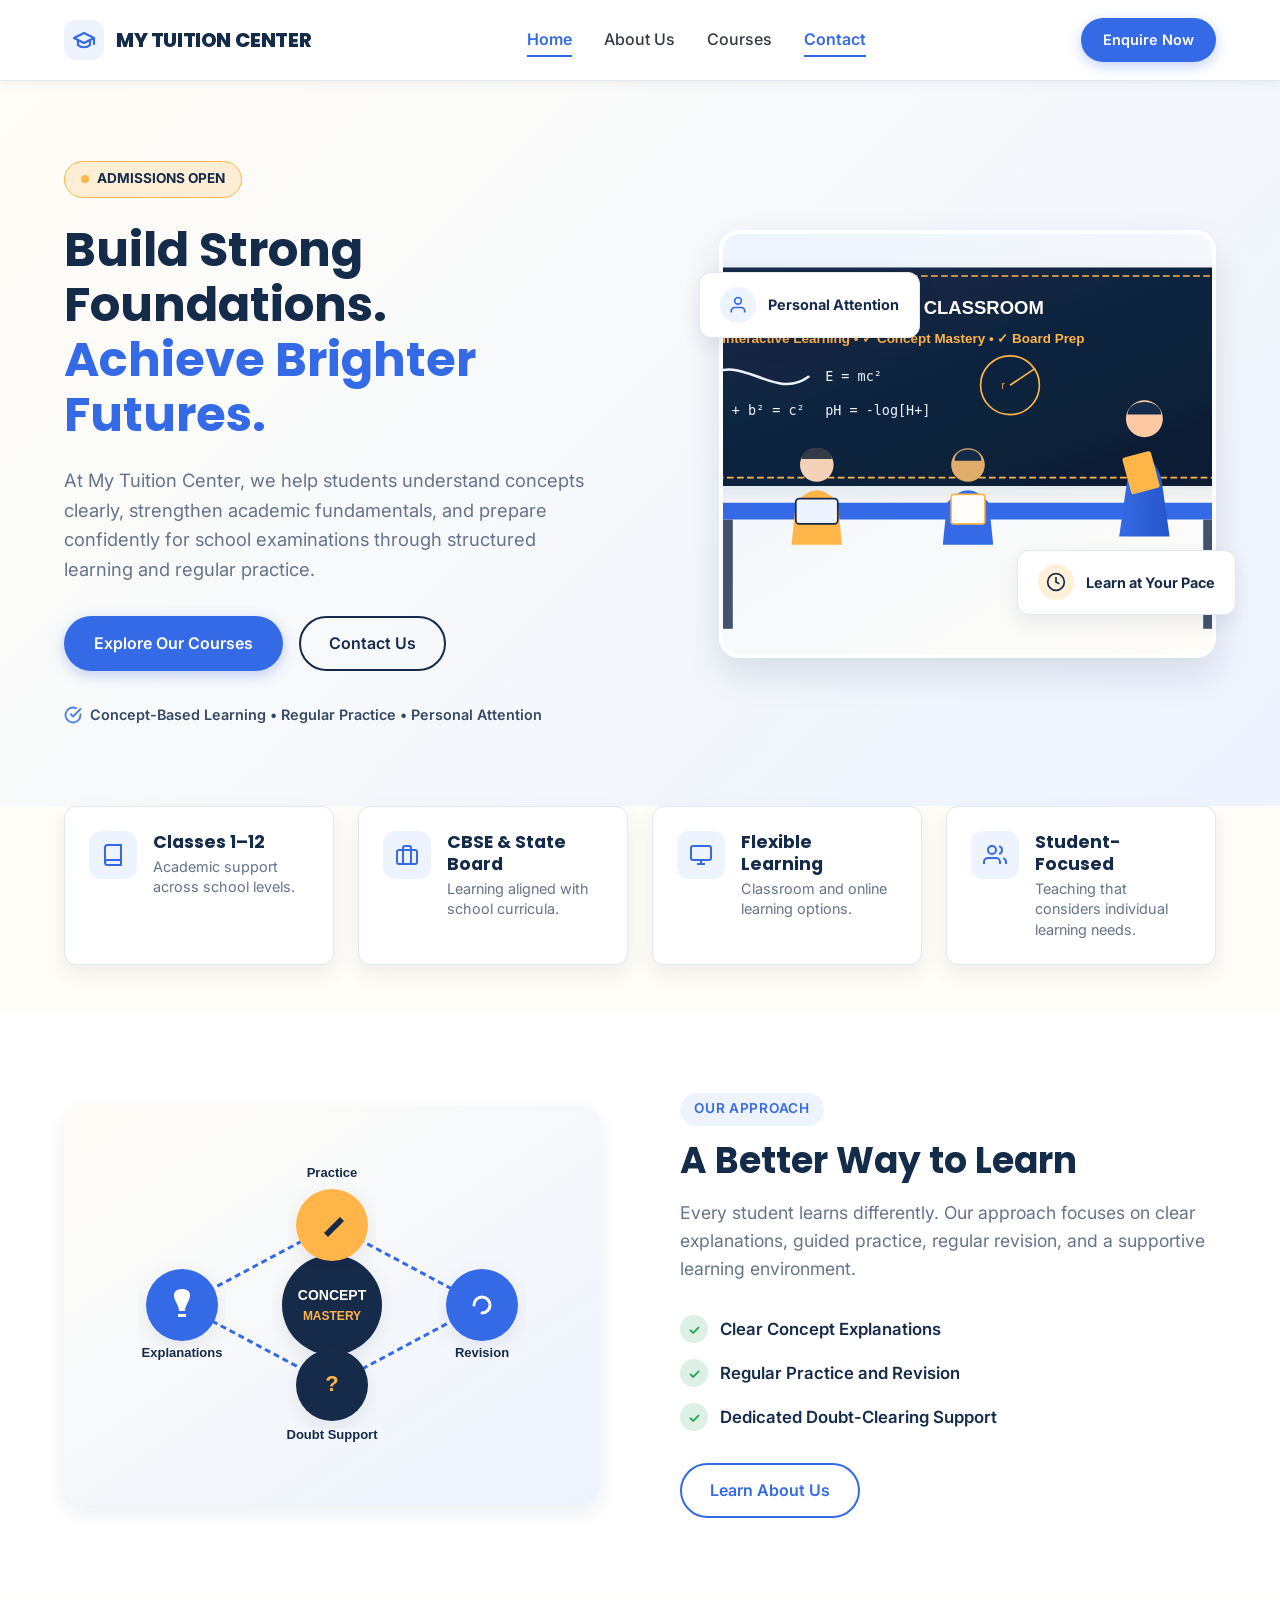
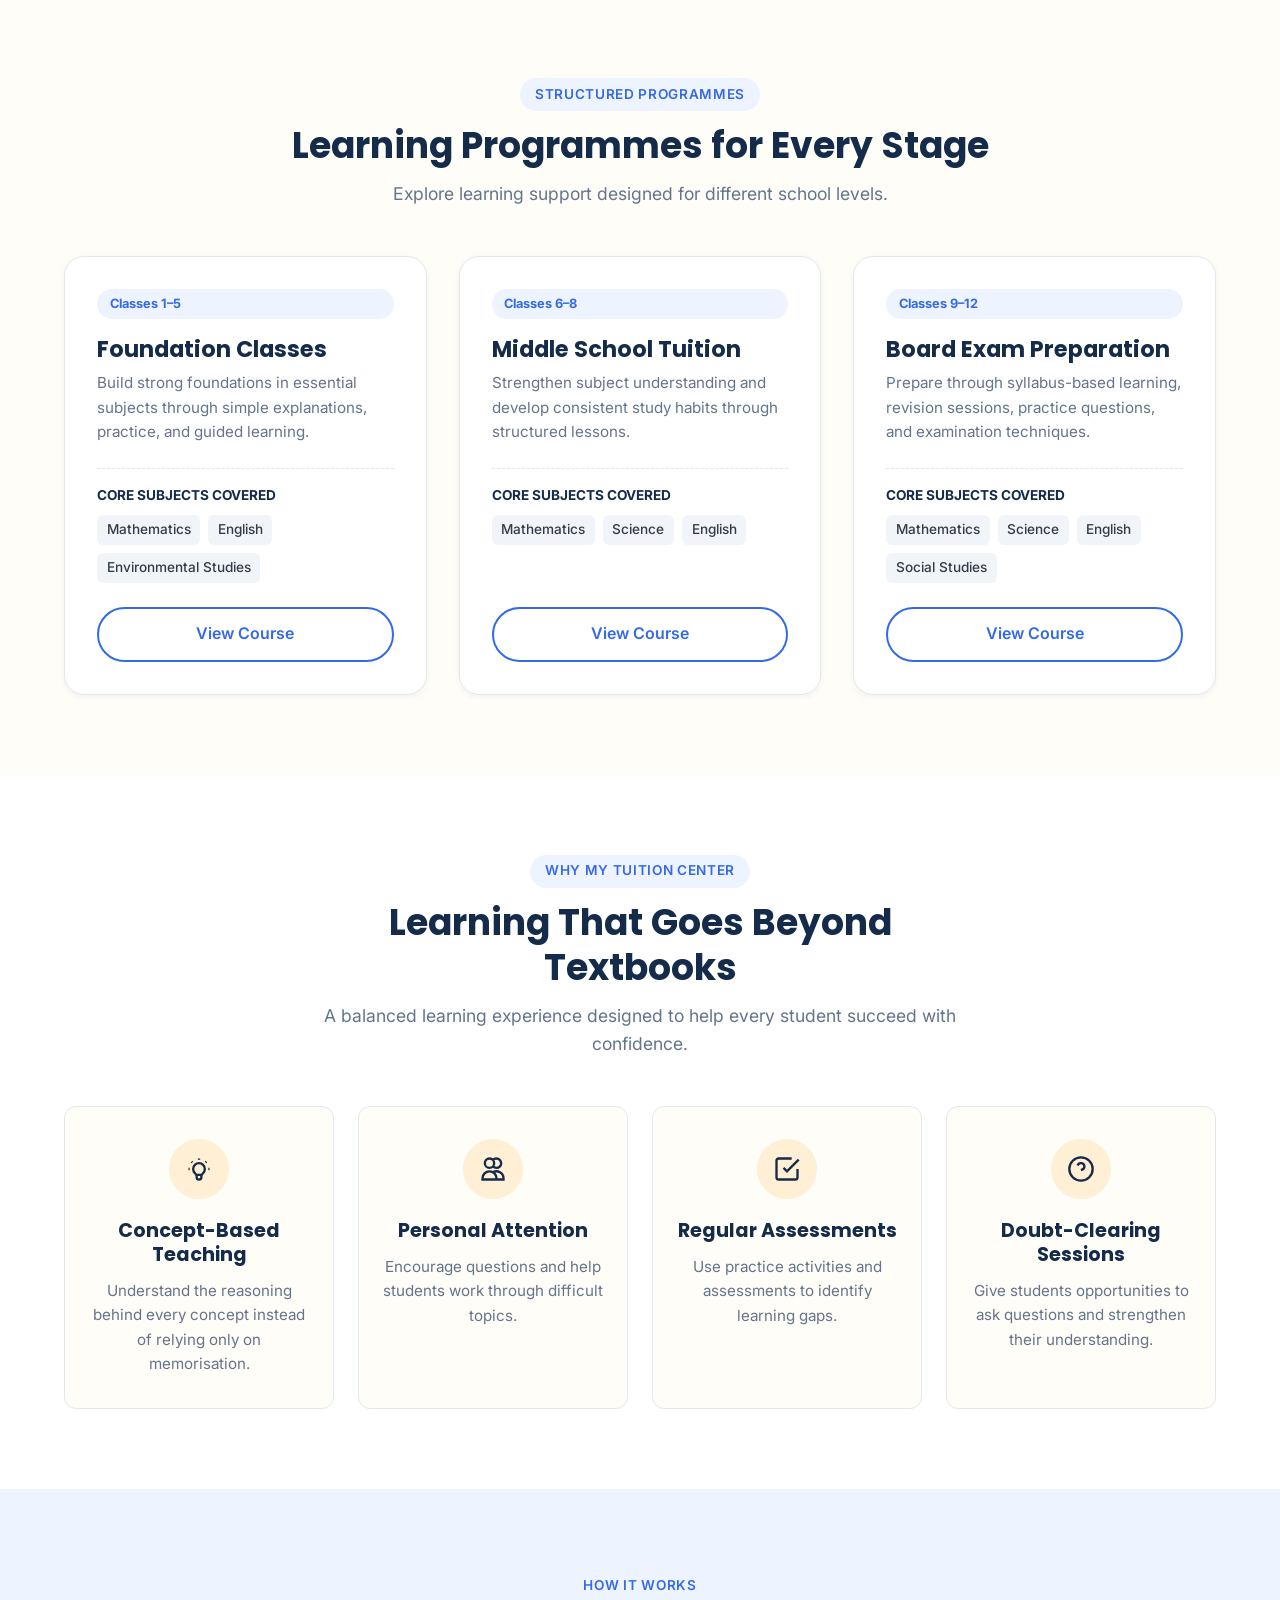
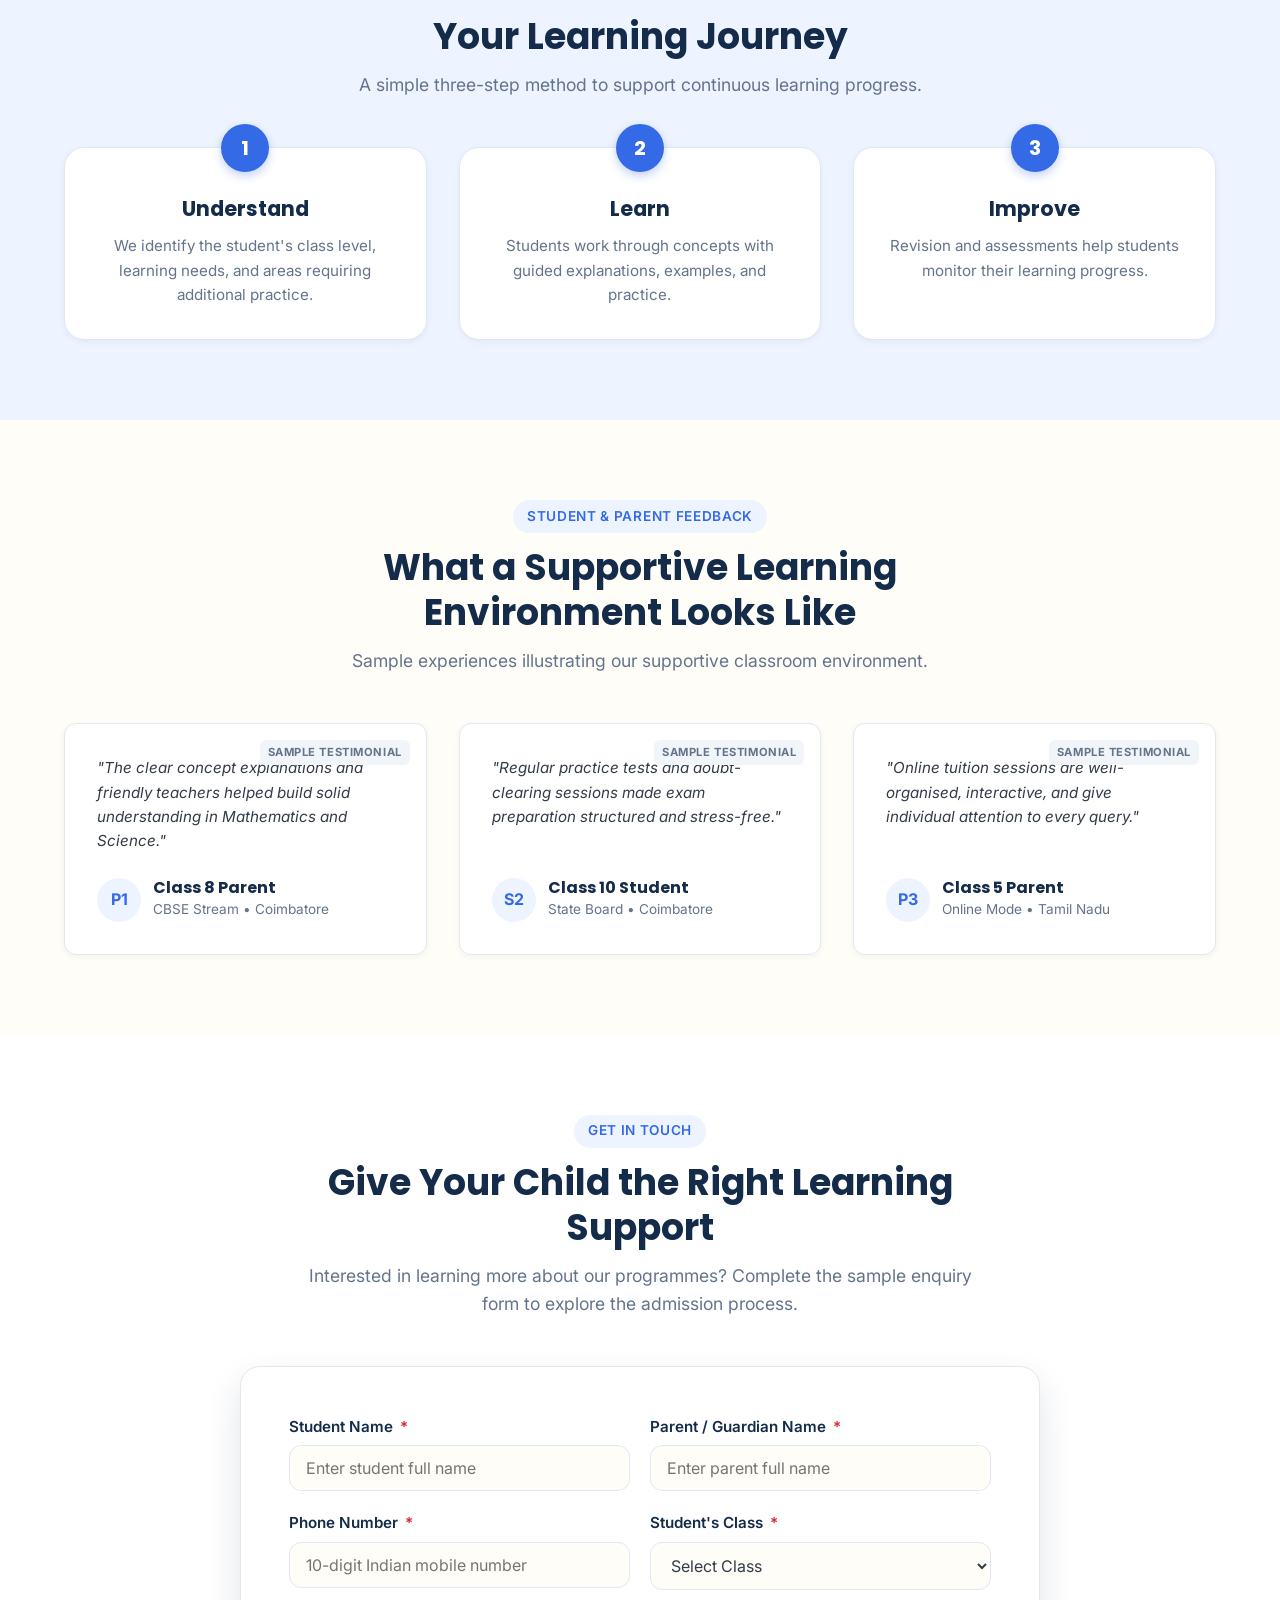
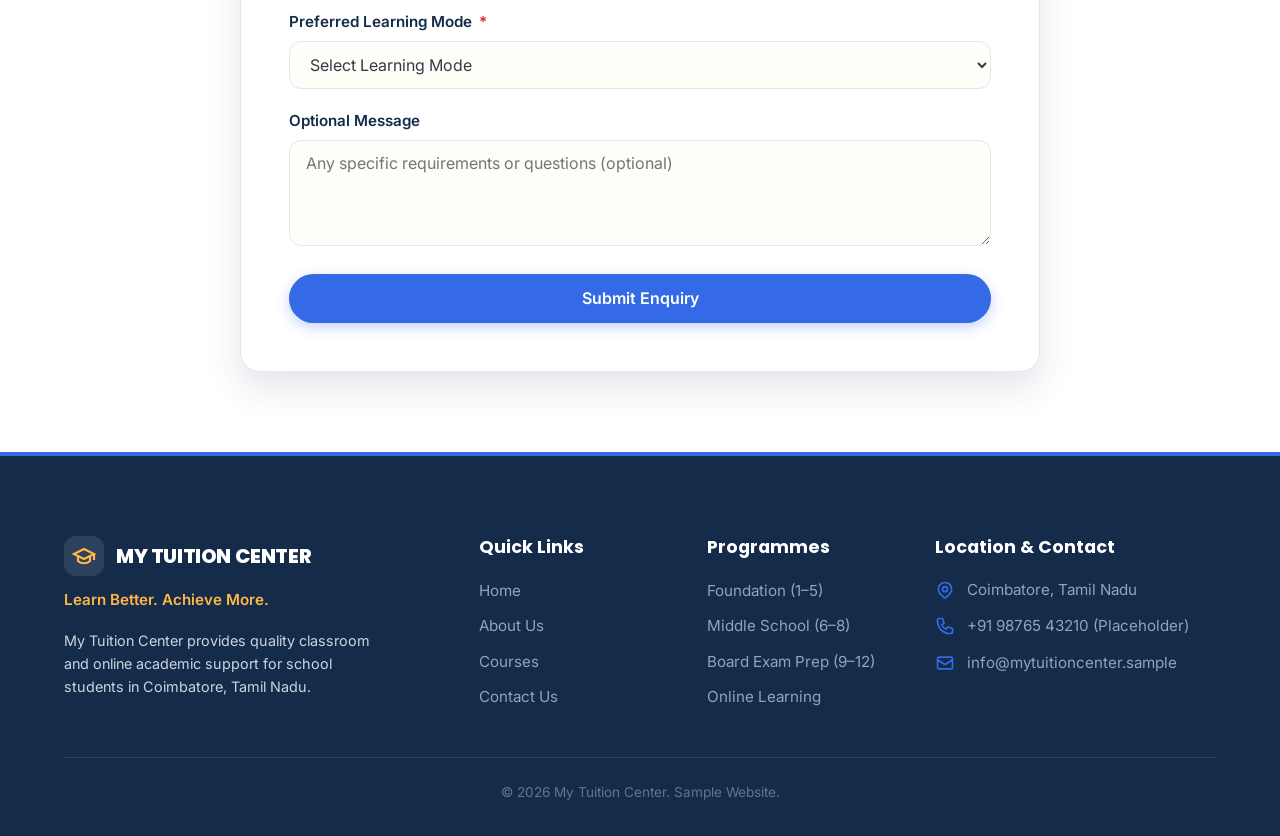
<file: index.html>
<!DOCTYPE html>
<html lang="en">
<head>
  <meta charset="UTF-8">
  <meta name="viewport" content="width=device-width, initial-scale=1.0">
  <title>My Tuition Center — Learn Better. Achieve More.</title>
  <meta name="description" content="Quality classroom and online tuition for Classes 1 to 12 (CBSE & State Board) in Coimbatore, Tamil Nadu. Building strong foundations and bright futures.">

  <!-- Google Fonts: Poppins & Inter -->
  <link rel="preconnect" href="https://fonts.googleapis.com">
  <link rel="preconnect" href="https://fonts.gstatic.com" crossorigin>
  <link href="https://fonts.googleapis.com/css2?family=Inter:wght@400;500;600;700&family=Poppins:wght@600;700;800&display=swap" rel="stylesheet">

  <!-- Stylesheet -->
  <link rel="stylesheet" href="css/style.css">
</head>
<body>

  <!-- ==========================================================================
       SECTION 1 — NAVIGATION BAR
       ========================================================================== -->
  <header class="navbar">
    <div class="container">
      <!-- Logo & Graduation Cap Icon -->
      <a href="index.html" class="logo" aria-label="My Tuition Center Home">
        <div class="logo-icon">
          <svg xmlns="http://www.w3.org/2000/svg" width="24" height="24" viewBox="0 0 24 24" fill="none" stroke="currentColor" stroke-width="2.2" stroke-linecap="round" stroke-linejoin="round">
            <path d="M22 10v6M2 10l10-5 10 5-10 5z"/>
            <path d="M6 12v5c3 3 9 3 12 0v-5"/>
          </svg>
        </div>
        <span>MY TUITION CENTER</span>
      </a>

      <!-- Navigation Links -->
      <nav aria-label="Main Navigation">
        <ul class="nav-menu" id="nav-menu">
          <li><a href="index.html" class="nav-link active">Home</a></li>
          <li><a href="about.html" class="nav-link">About Us</a></li>
          <li><a href="courses.html" class="nav-link">Courses</a></li>
          <li><a href="index.html#contact" class="nav-link">Contact</a></li>
          <li class="mobile-enquire-btn">
            <a href="index.html#contact" class="btn btn-primary btn-sm">Enquire Now</a>
          </li>
        </ul>
      </nav>

      <!-- Desktop Enquire Button & Mobile Menu Toggle -->
      <div class="nav-actions">
        <a href="index.html#contact" class="btn btn-primary btn-sm">Enquire Now</a>
        <button class="mobile-toggle" id="mobile-toggle" aria-expanded="false" aria-controls="nav-menu" aria-label="Toggle navigation menu">
          <svg xmlns="http://www.w3.org/2000/svg" width="24" height="24" viewBox="0 0 24 24" fill="none" stroke="currentColor" stroke-width="2" stroke-linecap="round" stroke-linejoin="round">
            <line x1="3" y1="12" x2="21" y2="12"></line>
            <line x1="3" y1="6" x2="21" y2="6"></line>
            <line x1="3" y1="18" x2="21" y2="18"></line>
          </svg>
        </button>
      </div>
    </div>
  </header>

  <!-- ==========================================================================
       SECTION 2 — HERO SECTION
       ========================================================================== -->
  <section class="hero">
    <div class="container">
      <div class="hero-grid">
        <!-- Left Column: Text & CTAs -->
        <div class="hero-content">
          <div class="hero-badge">ADMISSIONS OPEN</div>
          <h1 class="hero-title">
            Build Strong Foundations. <br><span class="text-accent">Achieve Brighter Futures.</span>
          </h1>
          <p class="hero-description">
            At My Tuition Center, we help students understand concepts clearly, strengthen academic fundamentals, and prepare confidently for school examinations through structured learning and regular practice.
          </p>
          <div class="hero-buttons">
            <a href="courses.html" class="btn btn-primary">Explore Our Courses</a>
            <a href="#contact" class="btn btn-secondary">Contact Us</a>
          </div>
          <div class="hero-trust">
            <svg xmlns="http://www.w3.org/2000/svg" width="18" height="18" viewBox="0 0 24 24" fill="none" stroke="#356AE6" stroke-width="2.5" stroke-linecap="round" stroke-linejoin="round">
              <path d="M22 11.08V12a10 10 0 1 1-5.93-9.14"></path>
              <polyline points="22 4 12 14.01 9 11.01"></polyline>
            </svg>
            <span>Concept-Based Learning • Regular Practice • Personal Attention</span>
          </div>
        </div>

        <!-- Right Column: Educational Photograph & Floating Cards -->
        <div class="hero-media-wrapper">
          <div class="hero-image-container">
            <img src="https://images.unsplash.com/photo-1577896851231-70ef18881754?auto=format&fit=crop&w=800&q=80"
                 onerror="this.src='assets/images/hero-students.svg'"
                 alt="Students studying comfortably with a dedicated teacher in a bright tuition classroom"
                 class="hero-image">
          </div>
          <!-- Floating Card 1 -->
          <div class="floating-card floating-card-1">
            <div class="floating-icon">
              <svg xmlns="http://www.w3.org/2000/svg" width="20" height="20" viewBox="0 0 24 24" fill="none" stroke="currentColor" stroke-width="2">
                <path d="M20 21v-2a4 4 0 0 0-4-4H8a4 4 0 0 0-4 4v2"></path>
                <circle cx="12" cy="7" r="4"></circle>
              </svg>
            </div>
            <div class="floating-text">Personal Attention</div>
          </div>
          <!-- Floating Card 2 -->
          <div class="floating-card floating-card-2">
            <div class="floating-icon">
              <svg xmlns="http://www.w3.org/2000/svg" width="20" height="20" viewBox="0 0 24 24" fill="none" stroke="currentColor" stroke-width="2">
                <circle cx="12" cy="12" r="10"></circle>
                <polyline points="12 6 12 12 16 14"></polyline>
              </svg>
            </div>
            <div class="floating-text">Learn at Your Pace</div>
          </div>
        </div>
      </div>
    </div>
  </section>

  <!-- ==========================================================================
       SECTION 3 — QUICK INFORMATION CARDS
       ========================================================================== -->
  <section class="quick-info">
    <div class="container">
      <div class="quick-info-grid">
        <!-- Card 1 -->
        <div class="info-card">
          <div class="info-icon-box">
            <svg xmlns="http://www.w3.org/2000/svg" width="24" height="24" viewBox="0 0 24 24" fill="none" stroke="currentColor" stroke-width="2">
              <path d="M4 19.5A2.5 2.5 0 0 1 6.5 17H20"></path>
              <path d="M6.5 2H20v20H6.5A2.5 2.5 0 0 1 4 19.5v-15A2.5 2.5 0 0 1 6.5 2z"></path>
            </svg>
          </div>
          <div>
            <h3>Classes 1–12</h3>
            <p>Academic support across school levels.</p>
          </div>
        </div>

        <!-- Card 2 -->
        <div class="info-card">
          <div class="info-icon-box">
            <svg xmlns="http://www.w3.org/2000/svg" width="24" height="24" viewBox="0 0 24 24" fill="none" stroke="currentColor" stroke-width="2">
              <rect x="2" y="7" width="20" height="14" rx="2" ry="2"></rect>
              <path d="M16 21V5a2 2 0 0 0-2-2h-4a2 2 0 0 0-2 2v16"></path>
            </svg>
          </div>
          <div>
            <h3>CBSE &amp; State Board</h3>
            <p>Learning aligned with school curricula.</p>
          </div>
        </div>

        <!-- Card 3 -->
        <div class="info-card">
          <div class="info-icon-box">
            <svg xmlns="http://www.w3.org/2000/svg" width="24" height="24" viewBox="0 0 24 24" fill="none" stroke="currentColor" stroke-width="2">
              <rect x="2" y="3" width="20" height="14" rx="2" ry="2"></rect>
              <line x1="8" y1="21" x2="16" y2="21"></line>
              <line x1="12" y1="17" x2="12" y2="21"></line>
            </svg>
          </div>
          <div>
            <h3>Flexible Learning</h3>
            <p>Classroom and online learning options.</p>
          </div>
        </div>

        <!-- Card 4 -->
        <div class="info-card">
          <div class="info-icon-box">
            <svg xmlns="http://www.w3.org/2000/svg" width="24" height="24" viewBox="0 0 24 24" fill="none" stroke="currentColor" stroke-width="2">
              <path d="M17 21v-2a4 4 0 0 0-4-4H5a4 4 0 0 0-4 4v2"></path>
              <circle cx="9" cy="7" r="4"></circle>
              <path d="M23 21v-2a4 4 0 0 0-3-3.87"></path>
              <path d="M16 3.13a4 4 0 0 1 0 7.75"></path>
            </svg>
          </div>
          <div>
            <h3>Student-Focused</h3>
            <p>Teaching that considers individual learning needs.</p>
          </div>
        </div>
      </div>
    </div>
  </section>

  <!-- ==========================================================================
       SECTION 4 — INTRODUCTION
       ========================================================================== -->
  <section class="intro-section">
    <div class="container">
      <div class="intro-grid">
        <!-- Left: Image -->
        <div class="intro-media">
          <img src="https://images.unsplash.com/photo-1524178232363-1fb2b075b655?auto=format&fit=crop&w=800&q=80"
               onerror="this.src='assets/images/intro-learning.svg'"
               alt="Interactive teaching session focusing on clear concept explanations"
               class="intro-image">
        </div>

        <!-- Right: Text Content -->
        <div class="intro-content">
          <span class="section-tag">OUR APPROACH</span>
          <h2>A Better Way to Learn</h2>
          <p class="intro-lead">
            Every student learns differently. Our approach focuses on clear explanations, guided practice, regular revision, and a supportive learning environment.
          </p>

          <ul class="benefits-list">
            <li class="benefit-item">
              <div class="benefit-icon">✓</div>
              <span>Clear Concept Explanations</span>
            </li>
            <li class="benefit-item">
              <div class="benefit-icon">✓</div>
              <span>Regular Practice and Revision</span>
            </li>
            <li class="benefit-item">
              <div class="benefit-icon">✓</div>
              <span>Dedicated Doubt-Clearing Support</span>
            </li>
          </ul>

          <a href="about.html" class="btn btn-outline">Learn About Us</a>
        </div>
      </div>
    </div>
  </section>

  <!-- ==========================================================================
       SECTION 5 — POPULAR COURSES
       ========================================================================== -->
  <section class="courses-section">
    <div class="container">
      <div class="section-header">
        <span class="section-tag">STRUCTURED PROGRAMMES</span>
        <h2>Learning Programmes for Every Stage</h2>
        <p>Explore learning support designed for different school levels.</p>
      </div>

      <div class="courses-grid">
        <!-- CARD 1 -->
        <div class="course-card">
          <div>
            <div class="course-badge">Classes 1–5</div>
            <h3>Foundation Classes</h3>
            <p class="course-desc">Build strong foundations in essential subjects through simple explanations, practice, and guided learning.</p>
            <div class="course-subjects">
              <div class="course-subjects-title">Core Subjects Covered</div>
              <div class="subject-tags">
                <span class="subject-tag">Mathematics</span>
                <span class="subject-tag">English</span>
                <span class="subject-tag">Environmental Studies</span>
              </div>
            </div>
          </div>
          <a href="courses.html" class="btn btn-outline btn-block">View Course</a>
        </div>

        <!-- CARD 2 -->
        <div class="course-card">
          <div>
            <div class="course-badge">Classes 6–8</div>
            <h3>Middle School Tuition</h3>
            <p class="course-desc">Strengthen subject understanding and develop consistent study habits through structured lessons.</p>
            <div class="course-subjects">
              <div class="course-subjects-title">Core Subjects Covered</div>
              <div class="subject-tags">
                <span class="subject-tag">Mathematics</span>
                <span class="subject-tag">Science</span>
                <span class="subject-tag">English</span>
              </div>
            </div>
          </div>
          <a href="courses.html" class="btn btn-outline btn-block">View Course</a>
        </div>

        <!-- CARD 3 -->
        <div class="course-card">
          <div>
            <div class="course-badge">Classes 9–12</div>
            <h3>Board Exam Preparation</h3>
            <p class="course-desc">Prepare through syllabus-based learning, revision sessions, practice questions, and examination techniques.</p>
            <div class="course-subjects">
              <div class="course-subjects-title">Core Subjects Covered</div>
              <div class="subject-tags">
                <span class="subject-tag">Mathematics</span>
                <span class="subject-tag">Science</span>
                <span class="subject-tag">English</span>
                <span class="subject-tag">Social Studies</span>
              </div>
            </div>
          </div>
          <a href="courses.html" class="btn btn-outline btn-block">View Course</a>
        </div>
      </div>
    </div>
  </section>

  <!-- ==========================================================================
       SECTION 6 — WHY CHOOSE US
       ========================================================================== -->
  <section class="features-section">
    <div class="container">
      <div class="section-header">
        <span class="section-tag">WHY MY TUITION CENTER</span>
        <h2>Learning That Goes Beyond Textbooks</h2>
        <p>A balanced learning experience designed to help every student succeed with confidence.</p>
      </div>

      <div class="features-grid">
        <!-- Feature 1 -->
        <div class="feature-card">
          <div class="feature-icon">
            <svg xmlns="http://www.w3.org/2000/svg" width="28" height="28" viewBox="0 0 24 24" fill="none" stroke="currentColor" stroke-width="2">
              <path d="M9.663 17h4.673M12 3v1m6.364 1.636l-.707.707M21 12h-1M4 12H3m3.343-5.657l-.707-.707m2.828 9.9a5 5 0 1 1 7.072 0l-.548.547A3.374 3.374 0 0 0 14 18.469V19a2 2 0 1 1-4 0v-.531c0-.895-.356-1.754-.988-2.386l-.548-.547z"/>
            </svg>
          </div>
          <h3>Concept-Based Teaching</h3>
          <p>Understand the reasoning behind every concept instead of relying only on memorisation.</p>
        </div>

        <!-- Feature 2 -->
        <div class="feature-card">
          <div class="feature-icon">
            <svg xmlns="http://www.w3.org/2000/svg" width="28" height="28" viewBox="0 0 24 24" fill="none" stroke="currentColor" stroke-width="2">
              <path d="M12 4.354a4 4 0 110 5.292M15 21H3v-1a6 6 0 0112 0v1zm0 0h6v-1a6 6 0 00-9-5.197M13 7a4 4 0 11-8 0 4 4 0 018 0z"/>
            </svg>
          </div>
          <h3>Personal Attention</h3>
          <p>Encourage questions and help students work through difficult topics.</p>
        </div>

        <!-- Feature 3 -->
        <div class="feature-card">
          <div class="feature-icon">
            <svg xmlns="http://www.w3.org/2000/svg" width="28" height="28" viewBox="0 0 24 24" fill="none" stroke="currentColor" stroke-width="2">
              <path d="M9 11l3 3L22 4"></path>
              <path d="M21 12v7a2 2 0 0 1-2 2H5a2 2 0 0 1-2-2V5a2 2 0 0 1 2-2h11"></path>
            </svg>
          </div>
          <h3>Regular Assessments</h3>
          <p>Use practice activities and assessments to identify learning gaps.</p>
        </div>

        <!-- Feature 4 -->
        <div class="feature-card">
          <div class="feature-icon">
            <svg xmlns="http://www.w3.org/2000/svg" width="28" height="28" viewBox="0 0 24 24" fill="none" stroke="currentColor" stroke-width="2">
              <circle cx="12" cy="12" r="10"></circle>
              <path d="M9.09 9a3 3 0 0 1 5.83 1c0 2-3 3-3 3"></path>
              <line x1="12" y1="17" x2="12.01" y2="17"></line>
            </svg>
          </div>
          <h3>Doubt-Clearing Sessions</h3>
          <p>Give students opportunities to ask questions and strengthen their understanding.</p>
        </div>
      </div>
    </div>
  </section>

  <!-- ==========================================================================
       SECTION 7 — THREE-STEP LEARNING PROCESS
       ========================================================================== -->
  <section class="process-section">
    <div class="container">
      <div class="section-header">
        <span class="section-tag">HOW IT WORKS</span>
        <h2>Your Learning Journey</h2>
        <p>A simple three-step method to support continuous learning progress.</p>
      </div>

      <div class="process-grid">
        <!-- STEP 1 -->
        <div class="process-step">
          <div class="step-number">1</div>
          <h3>Understand</h3>
          <p>We identify the student's class level, learning needs, and areas requiring additional practice.</p>
        </div>

        <!-- STEP 2 -->
        <div class="process-step">
          <div class="step-number">2</div>
          <h3>Learn</h3>
          <p>Students work through concepts with guided explanations, examples, and practice.</p>
        </div>

        <!-- STEP 3 -->
        <div class="process-step">
          <div class="step-number">3</div>
          <h3>Improve</h3>
          <p>Revision and assessments help students monitor their learning progress.</p>
        </div>
      </div>
    </div>
  </section>

  <!-- ==========================================================================
       SECTION 8 — TESTIMONIAL PREVIEW
       ========================================================================== -->
  <section class="testimonials-section">
    <div class="container">
      <div class="section-header">
        <span class="section-tag">STUDENT &amp; PARENT FEEDBACK</span>
        <h2>What a Supportive Learning Environment Looks Like</h2>
        <p>Sample experiences illustrating our supportive classroom environment.</p>
      </div>

      <div class="testimonials-grid">
        <!-- TESTIMONIAL 1 -->
        <div class="testimonial-card">
          <span class="sample-tag">SAMPLE TESTIMONIAL</span>
          <p class="testimonial-text">
            "The clear concept explanations and friendly teachers helped build solid understanding in Mathematics and Science."
          </p>
          <div class="testimonial-author">
            <div class="author-avatar">P1</div>
            <div class="author-info">
              <h4>Class 8 Parent</h4>
              <p>CBSE Stream • Coimbatore</p>
            </div>
          </div>
        </div>

        <!-- TESTIMONIAL 2 -->
        <div class="testimonial-card">
          <span class="sample-tag">SAMPLE TESTIMONIAL</span>
          <p class="testimonial-text">
            "Regular practice tests and doubt-clearing sessions made exam preparation structured and stress-free."
          </p>
          <div class="testimonial-author">
            <div class="author-avatar">S2</div>
            <div class="author-info">
              <h4>Class 10 Student</h4>
              <p>State Board • Coimbatore</p>
            </div>
          </div>
        </div>

        <!-- TESTIMONIAL 3 -->
        <div class="testimonial-card">
          <span class="sample-tag">SAMPLE TESTIMONIAL</span>
          <p class="testimonial-text">
            "Online tuition sessions are well-organised, interactive, and give individual attention to every query."
          </p>
          <div class="testimonial-author">
            <div class="author-avatar">P3</div>
            <div class="author-info">
              <h4>Class 5 Parent</h4>
              <p>Online Mode • Tamil Nadu</p>
            </div>
          </div>
        </div>
      </div>
    </div>
  </section>

  <!-- ==========================================================================
       SECTION 9 — CONTACT AND ADMISSION ENQUIRY
       ========================================================================== -->
  <section class="contact-section" id="contact">
    <div class="container">
      <div class="section-header">
        <span class="section-tag">GET IN TOUCH</span>
        <h2>Give Your Child the Right Learning Support</h2>
        <p>Interested in learning more about our programmes? Complete the sample enquiry form to explore the admission process.</p>
      </div>

      <div class="contact-card-wrapper">
        <form class="enquiry-form" id="enquiry-form" novalidate>
          <div class="form-grid">
            <!-- Student Name -->
            <div class="form-group">
              <label for="student-name">Student Name <span class="required">*</span></label>
              <input type="text" id="student-name" class="form-control" placeholder="Enter student full name" required>
              <div class="error-message" id="student-name-error"></div>
            </div>

            <!-- Parent or Guardian Name -->
            <div class="form-group">
              <label for="parent-name">Parent / Guardian Name <span class="required">*</span></label>
              <input type="text" id="parent-name" class="form-control" placeholder="Enter parent full name" required>
              <div class="error-message" id="parent-name-error"></div>
            </div>

            <!-- Phone Number -->
            <div class="form-group">
              <label for="phone-number">Phone Number <span class="required">*</span></label>
              <input type="tel" id="phone-number" class="form-control" placeholder="10-digit Indian mobile number" required>
              <div class="error-message" id="phone-number-error"></div>
            </div>

            <!-- Student's Class -->
            <div class="form-group">
              <label for="student-class">Student's Class <span class="required">*</span></label>
              <select id="student-class" class="form-control" required>
                <option value="" disabled selected>Select Class</option>
                <option value="Class 1">Class 1</option>
                <option value="Class 2">Class 2</option>
                <option value="Class 3">Class 3</option>
                <option value="Class 4">Class 4</option>
                <option value="Class 5">Class 5</option>
                <option value="Class 6">Class 6</option>
                <option value="Class 7">Class 7</option>
                <option value="Class 8">Class 8</option>
                <option value="Class 9">Class 9</option>
                <option value="Class 10">Class 10</option>
                <option value="Class 11">Class 11</option>
                <option value="Class 12">Class 12</option>
              </select>
              <div class="error-message" id="student-class-error"></div>
            </div>

            <!-- Preferred Learning Mode -->
            <div class="form-group full-width">
              <label for="learning-mode">Preferred Learning Mode <span class="required">*</span></label>
              <select id="learning-mode" class="form-control" required>
                <option value="" disabled selected>Select Learning Mode</option>
                <option value="Classroom Tuition">Classroom Tuition</option>
                <option value="Online Tuition">Online Tuition</option>
                <option value="Need Guidance">Need Guidance</option>
              </select>
              <div class="error-message" id="learning-mode-error"></div>
            </div>

            <!-- Optional Message -->
            <div class="form-group full-width">
              <label for="message">Optional Message</label>
              <textarea id="message" class="form-control" rows="4" placeholder="Any specific requirements or questions (optional)"></textarea>
            </div>
          </div>

          <!-- Submit Button -->
          <button type="submit" class="btn btn-primary btn-block" style="margin-top: 0.5rem;">Submit Enquiry</button>

          <!-- Dynamic Confirmation Box -->
          <div class="confirmation-box" id="confirmation-box"></div>
        </form>
      </div>
    </div>
  </section>

  <!-- ==========================================================================
       SECTION 10 — FOOTER
       ========================================================================== -->
  <footer class="site-footer">
    <div class="container">
      <div class="footer-grid">
        <!-- Brand Column -->
        <div class="footer-brand">
          <a href="index.html" class="logo">
            <div class="logo-icon" style="background-color: rgba(255,255,255,0.1); color: var(--accent-orange);">
              <svg xmlns="http://www.w3.org/2000/svg" width="24" height="24" viewBox="0 0 24 24" fill="none" stroke="currentColor" stroke-width="2.2">
                <path d="M22 10v6M2 10l10-5 10 5-10 5z"/>
                <path d="M6 12v5c3 3 9 3 12 0v-5"/>
              </svg>
            </div>
            <span>MY TUITION CENTER</span>
          </a>
          <div class="tagline">Learn Better. Achieve More.</div>
          <p>
            My Tuition Center provides quality classroom and online academic support for school students in Coimbatore, Tamil Nadu.
          </p>
        </div>

        <!-- Quick Links -->
        <div>
          <h3 class="footer-heading">Quick Links</h3>
          <ul class="footer-links">
            <li><a href="index.html">Home</a></li>
            <li><a href="about.html">About Us</a></li>
            <li><a href="courses.html">Courses</a></li>
            <li><a href="index.html#contact">Contact Us</a></li>
          </ul>
        </div>

        <!-- Programmes -->
        <div>
          <h3 class="footer-heading">Programmes</h3>
          <ul class="footer-links">
            <li><a href="courses.html">Foundation (1–5)</a></li>
            <li><a href="courses.html">Middle School (6–8)</a></li>
            <li><a href="courses.html">Board Exam Prep (9–12)</a></li>
            <li><a href="courses.html">Online Learning</a></li>
          </ul>
        </div>

        <!-- Contact Info -->
        <div>
          <h3 class="footer-heading">Location &amp; Contact</h3>
          <ul class="footer-contact-info">
            <li>
              <svg xmlns="http://www.w3.org/2000/svg" fill="none" viewBox="0 0 24 24" stroke="currentColor">
                <path stroke-linecap="round" stroke-linejoin="round" stroke-width="2" d="M17.657 16.657L13.414 20.9a1.998 1.998 0 01-2.827 0l-4.244-4.243a8 8 0 1111.314 0z"/>
                <path stroke-linecap="round" stroke-linejoin="round" stroke-width="2" d="M15 11a3 3 0 11-6 0 3 3 0 016 0z"/>
              </svg>
              <span>Coimbatore, Tamil Nadu</span>
            </li>
            <li>
              <svg xmlns="http://www.w3.org/2000/svg" fill="none" viewBox="0 0 24 24" stroke="currentColor">
                <path stroke-linecap="round" stroke-linejoin="round" stroke-width="2" d="M3 5a2 2 0 012-2h3.28a1 1 0 01.948.684l1.498 4.493a1 1 0 01-.502 1.21l-2.257 1.13a11.042 11.042 0 005.516 5.516l1.13-2.257a1 1 0 011.21-.502l4.493 1.498a1 1 0 01.684.949V19a2 2 0 01-2 2h-1C9.716 21 3 14.284 3 6V5z"/>
              </svg>
              <span>+91 98765 43210 (Placeholder)</span>
            </li>
            <li>
              <svg xmlns="http://www.w3.org/2000/svg" fill="none" viewBox="0 0 24 24" stroke="currentColor">
                <path stroke-linecap="round" stroke-linejoin="round" stroke-width="2" d="M3 8l7.89 5.26a2 2 0 002.22 0L21 8M5 19h14a2 2 0 002-2V7a2 2 0 00-2-2H5a2 2 0 00-2 2v10a2 2 0 002 2z"/>
              </svg>
              <span>info@mytuitioncenter.sample</span>
            </li>
          </ul>
        </div>
      </div>

      <div class="footer-bottom">
        <p>&copy; <span id="current-year">2026</span> My Tuition Center. Sample Website.</p>
      </div>
    </div>
  </footer>

  <!-- Shared JavaScript -->
  <script src="js/script.js"></script>
</body>
</html>
</file>
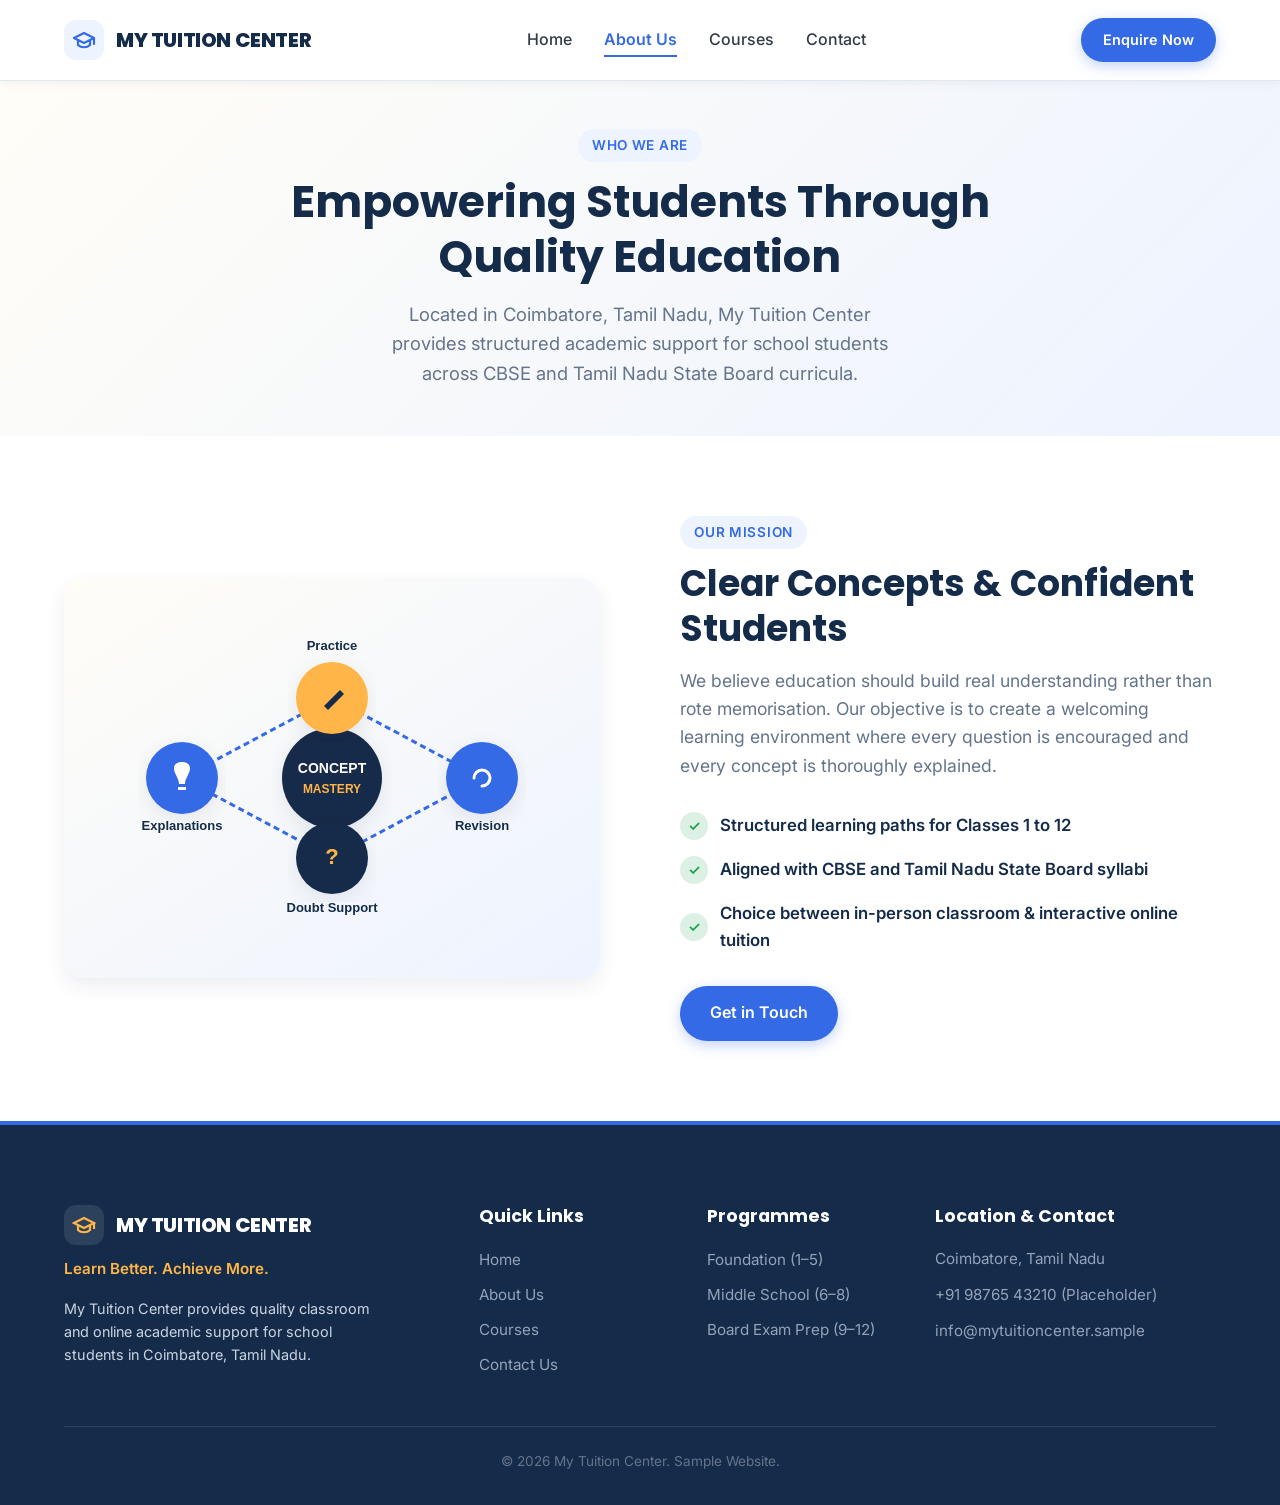
<file: about.html>
<!DOCTYPE html>
<html lang="en">
<head>
  <meta charset="UTF-8">
  <meta name="viewport" content="width=device-width, initial-scale=1.0">
  <title>About Us — My Tuition Center</title>
  <meta name="description" content="Learn more about My Tuition Center in Coimbatore, Tamil Nadu. Our mission, concept-focused teaching methodology, and commitment to student success.">

  <!-- Google Fonts -->
  <link rel="preconnect" href="https://fonts.googleapis.com">
  <link rel="preconnect" href="https://fonts.gstatic.com" crossorigin>
  <link href="https://fonts.googleapis.com/css2?family=Inter:wght@400;500;600;700&family=Poppins:wght@600;700;800&display=swap" rel="stylesheet">

  <!-- Stylesheet -->
  <link rel="stylesheet" href="css/style.css">
</head>
<body>

  <!-- NAVIGATION BAR -->
  <header class="navbar">
    <div class="container">
      <a href="index.html" class="logo" aria-label="My Tuition Center Home">
        <div class="logo-icon">
          <svg xmlns="http://www.w3.org/2000/svg" width="24" height="24" viewBox="0 0 24 24" fill="none" stroke="currentColor" stroke-width="2.2" stroke-linecap="round" stroke-linejoin="round">
            <path d="M22 10v6M2 10l10-5 10 5-10 5z"/>
            <path d="M6 12v5c3 3 9 3 12 0v-5"/>
          </svg>
        </div>
        <span>MY TUITION CENTER</span>
      </a>

      <nav aria-label="Main Navigation">
        <ul class="nav-menu" id="nav-menu">
          <li><a href="index.html" class="nav-link">Home</a></li>
          <li><a href="about.html" class="nav-link active">About Us</a></li>
          <li><a href="courses.html" class="nav-link">Courses</a></li>
          <li><a href="index.html#contact" class="nav-link">Contact</a></li>
          <li class="mobile-enquire-btn">
            <a href="index.html#contact" class="btn btn-primary btn-sm">Enquire Now</a>
          </li>
        </ul>
      </nav>

      <div class="nav-actions">
        <a href="index.html#contact" class="btn btn-primary btn-sm">Enquire Now</a>
        <button class="mobile-toggle" id="mobile-toggle" aria-expanded="false" aria-controls="nav-menu" aria-label="Toggle navigation menu">
          <svg xmlns="http://www.w3.org/2000/svg" width="24" height="24" viewBox="0 0 24 24" fill="none" stroke="currentColor" stroke-width="2" stroke-linecap="round" stroke-linejoin="round">
            <line x1="3" y1="12" x2="21" y2="12"></line>
            <line x1="3" y1="6" x2="21" y2="6"></line>
            <line x1="3" y1="18" x2="21" y2="18"></line>
          </svg>
        </button>
      </div>
    </div>
  </header>

  <!-- PAGE HERO -->
  <section class="hero" style="padding: 3rem 0;">
    <div class="container text-center" style="text-align: center; max-width: 800px;">
      <span class="section-tag">WHO WE ARE</span>
      <h1 style="font-size: 2.75rem; margin-bottom: 1rem;">Empowering Students Through Quality Education</h1>
      <p class="hero-description" style="margin: 0 auto;">
        Located in Coimbatore, Tamil Nadu, My Tuition Center provides structured academic support for school students across CBSE and Tamil Nadu State Board curricula.
      </p>
    </div>
  </section>

  <!-- ABOUT CONTENT SECTION -->
  <section class="intro-section">
    <div class="container">
      <div class="intro-grid">
        <div class="intro-media">
          <img src="https://images.unsplash.com/photo-1524178232363-1fb2b075b655?auto=format&fit=crop&w=800&q=80"
               onerror="this.src='assets/images/intro-learning.svg'"
               alt="Interactive teaching session at My Tuition Center"
               class="intro-image">
        </div>
        <div class="intro-content">
          <span class="section-tag">OUR MISSION</span>
          <h2>Clear Concepts &amp; Confident Students</h2>
          <p class="intro-lead">
            We believe education should build real understanding rather than rote memorisation. Our objective is to create a welcoming learning environment where every question is encouraged and every concept is thoroughly explained.
          </p>
          <ul class="benefits-list">
            <li class="benefit-item">
              <div class="benefit-icon">✓</div>
              <span>Structured learning paths for Classes 1 to 12</span>
            </li>
            <li class="benefit-item">
              <div class="benefit-icon">✓</div>
              <span>Aligned with CBSE and Tamil Nadu State Board syllabi</span>
            </li>
            <li class="benefit-item">
              <div class="benefit-icon">✓</div>
              <span>Choice between in-person classroom &amp; interactive online tuition</span>
            </li>
          </ul>
          <a href="index.html#contact" class="btn btn-primary">Get in Touch</a>
        </div>
      </div>
    </div>
  </section>

  <!-- FOOTER -->
  <footer class="site-footer">
    <div class="container">
      <div class="footer-grid">
        <div class="footer-brand">
          <a href="index.html" class="logo">
            <div class="logo-icon" style="background-color: rgba(255,255,255,0.1); color: var(--accent-orange);">
              <svg xmlns="http://www.w3.org/2000/svg" width="24" height="24" viewBox="0 0 24 24" fill="none" stroke="currentColor" stroke-width="2.2">
                <path d="M22 10v6M2 10l10-5 10 5-10 5z"/>
                <path d="M6 12v5c3 3 9 3 12 0v-5"/>
              </svg>
            </div>
            <span>MY TUITION CENTER</span>
          </a>
          <div class="tagline">Learn Better. Achieve More.</div>
          <p>My Tuition Center provides quality classroom and online academic support for school students in Coimbatore, Tamil Nadu.</p>
        </div>
        <div>
          <h3 class="footer-heading">Quick Links</h3>
          <ul class="footer-links">
            <li><a href="index.html">Home</a></li>
            <li><a href="about.html">About Us</a></li>
            <li><a href="courses.html">Courses</a></li>
            <li><a href="index.html#contact">Contact Us</a></li>
          </ul>
        </div>
        <div>
          <h3 class="footer-heading">Programmes</h3>
          <ul class="footer-links">
            <li><a href="courses.html">Foundation (1–5)</a></li>
            <li><a href="courses.html">Middle School (6–8)</a></li>
            <li><a href="courses.html">Board Exam Prep (9–12)</a></li>
          </ul>
        </div>
        <div>
          <h3 class="footer-heading">Location &amp; Contact</h3>
          <ul class="footer-contact-info">
            <li><span>Coimbatore, Tamil Nadu</span></li>
            <li><span>+91 98765 43210 (Placeholder)</span></li>
            <li><span>info@mytuitioncenter.sample</span></li>
          </ul>
        </div>
      </div>
      <div class="footer-bottom">
        <p>&copy; <span id="current-year">2026</span> My Tuition Center. Sample Website.</p>
      </div>
    </div>
  </footer>

  <script src="js/script.js"></script>
</body>
</html>
</file>
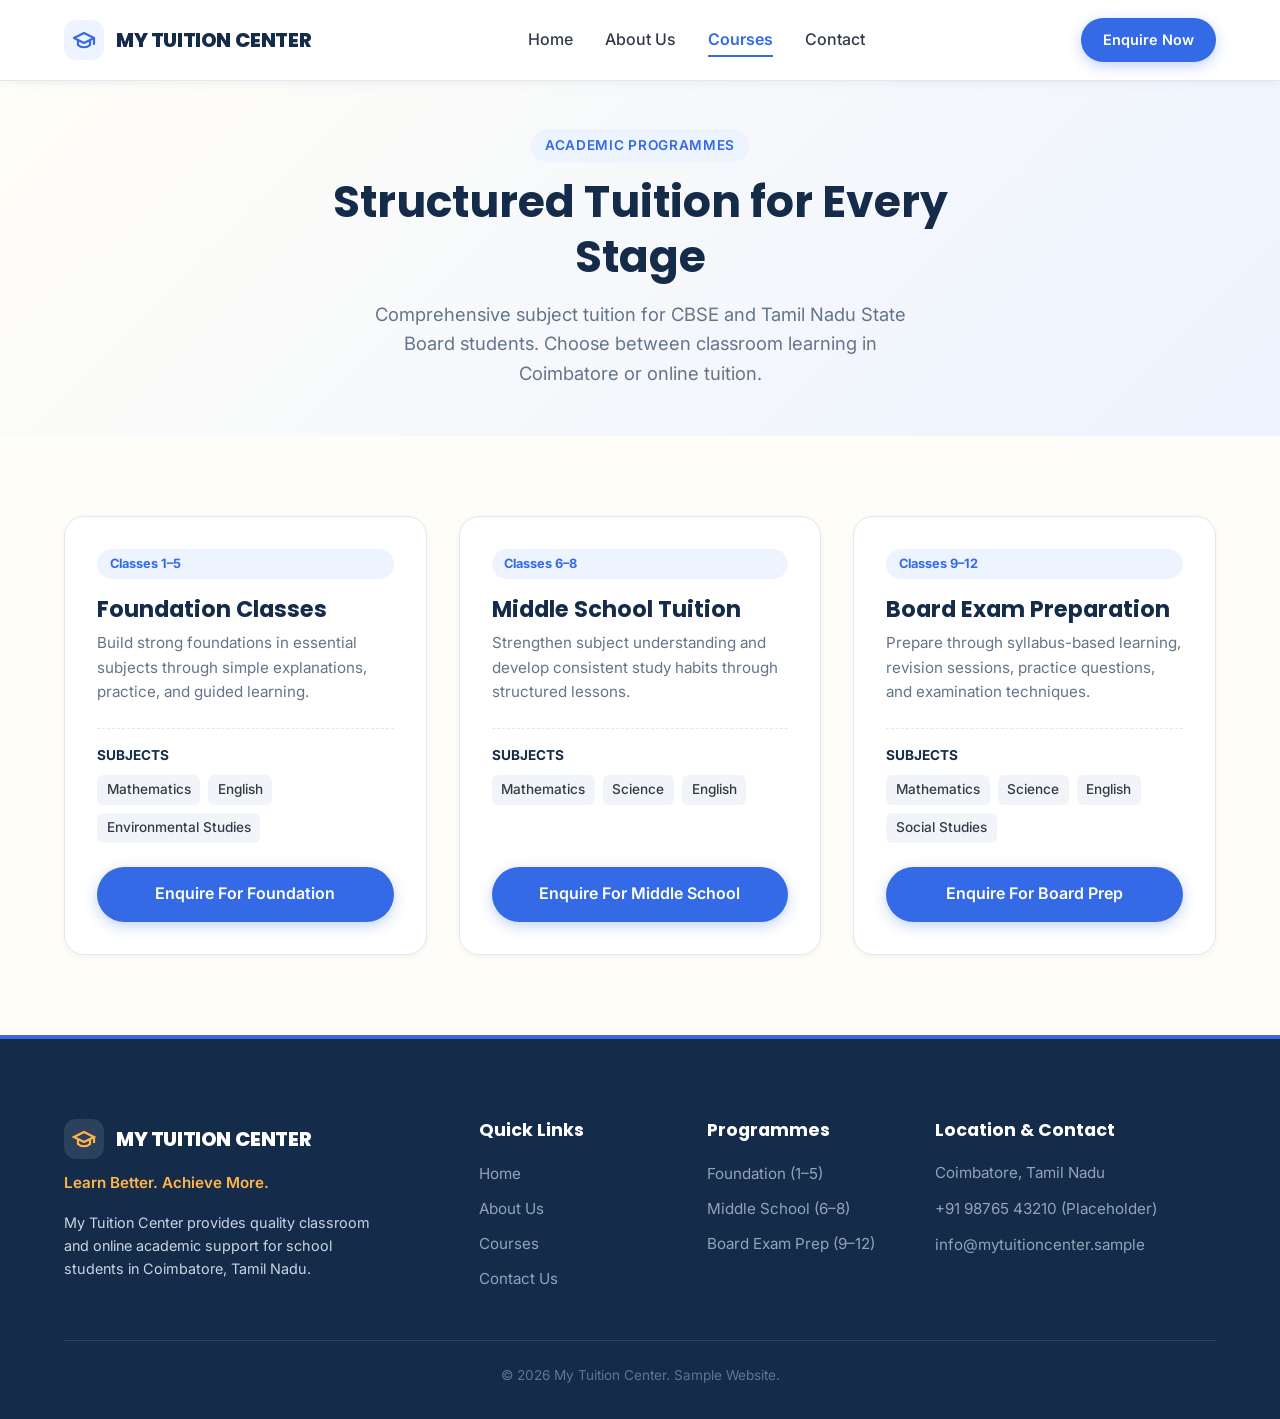
<file: courses.html>
<!DOCTYPE html>
<html lang="en">
<head>
  <meta charset="UTF-8">
  <meta name="viewport" content="width=device-width, initial-scale=1.0">
  <title>Our Courses — My Tuition Center</title>
  <meta name="description" content="Explore academic tuition programmes for Classes 1 to 12 in Coimbatore, TN. CBSE and Tamil Nadu State Board preparation in Maths, Science, English & Social Studies.">

  <!-- Google Fonts -->
  <link rel="preconnect" href="https://fonts.googleapis.com">
  <link rel="preconnect" href="https://fonts.gstatic.com" crossorigin>
  <link href="https://fonts.googleapis.com/css2?family=Inter:wght@400;500;600;700&family=Poppins:wght@600;700;800&display=swap" rel="stylesheet">

  <!-- Stylesheet -->
  <link rel="stylesheet" href="css/style.css">
</head>
<body>

  <!-- NAVIGATION BAR -->
  <header class="navbar">
    <div class="container">
      <a href="index.html" class="logo" aria-label="My Tuition Center Home">
        <div class="logo-icon">
          <svg xmlns="http://www.w3.org/2000/svg" width="24" height="24" viewBox="0 0 24 24" fill="none" stroke="currentColor" stroke-width="2.2" stroke-linecap="round" stroke-linejoin="round">
            <path d="M22 10v6M2 10l10-5 10 5-10 5z"/>
            <path d="M6 12v5c3 3 9 3 12 0v-5"/>
          </svg>
        </div>
        <span>MY TUITION CENTER</span>
      </a>

      <nav aria-label="Main Navigation">
        <ul class="nav-menu" id="nav-menu">
          <li><a href="index.html" class="nav-link">Home</a></li>
          <li><a href="about.html" class="nav-link">About Us</a></li>
          <li><a href="courses.html" class="nav-link active">Courses</a></li>
          <li><a href="index.html#contact" class="nav-link">Contact</a></li>
          <li class="mobile-enquire-btn">
            <a href="index.html#contact" class="btn btn-primary btn-sm">Enquire Now</a>
          </li>
        </ul>
      </nav>

      <div class="nav-actions">
        <a href="index.html#contact" class="btn btn-primary btn-sm">Enquire Now</a>
        <button class="mobile-toggle" id="mobile-toggle" aria-expanded="false" aria-controls="nav-menu" aria-label="Toggle navigation menu">
          <svg xmlns="http://www.w3.org/2000/svg" width="24" height="24" viewBox="0 0 24 24" fill="none" stroke="currentColor" stroke-width="2" stroke-linecap="round" stroke-linejoin="round">
            <line x1="3" y1="12" x2="21" y2="12"></line>
            <line x1="3" y1="6" x2="21" y2="6"></line>
            <line x1="3" y1="18" x2="21" y2="18"></line>
          </svg>
        </button>
      </div>
    </div>
  </header>

  <!-- PAGE HERO -->
  <section class="hero" style="padding: 3rem 0;">
    <div class="container text-center" style="text-align: center; max-width: 800px;">
      <span class="section-tag">ACADEMIC PROGRAMMES</span>
      <h1 style="font-size: 2.75rem; margin-bottom: 1rem;">Structured Tuition for Every Stage</h1>
      <p class="hero-description" style="margin: 0 auto;">
        Comprehensive subject tuition for CBSE and Tamil Nadu State Board students. Choose between classroom learning in Coimbatore or online tuition.
      </p>
    </div>
  </section>

  <!-- COURSES SECTION -->
  <section class="courses-section">
    <div class="container">
      <div class="courses-grid">
        <!-- CARD 1 -->
        <div class="course-card">
          <div>
            <div class="course-badge">Classes 1–5</div>
            <h3>Foundation Classes</h3>
            <p class="course-desc">Build strong foundations in essential subjects through simple explanations, practice, and guided learning.</p>
            <div class="course-subjects">
              <div class="course-subjects-title">Subjects</div>
              <div class="subject-tags">
                <span class="subject-tag">Mathematics</span>
                <span class="subject-tag">English</span>
                <span class="subject-tag">Environmental Studies</span>
              </div>
            </div>
          </div>
          <a href="index.html#contact" class="btn btn-primary btn-block">Enquire For Foundation</a>
        </div>

        <!-- CARD 2 -->
        <div class="course-card">
          <div>
            <div class="course-badge">Classes 6–8</div>
            <h3>Middle School Tuition</h3>
            <p class="course-desc">Strengthen subject understanding and develop consistent study habits through structured lessons.</p>
            <div class="course-subjects">
              <div class="course-subjects-title">Subjects</div>
              <div class="subject-tags">
                <span class="subject-tag">Mathematics</span>
                <span class="subject-tag">Science</span>
                <span class="subject-tag">English</span>
              </div>
            </div>
          </div>
          <a href="index.html#contact" class="btn btn-primary btn-block">Enquire For Middle School</a>
        </div>

        <!-- CARD 3 -->
        <div class="course-card">
          <div>
            <div class="course-badge">Classes 9–12</div>
            <h3>Board Exam Preparation</h3>
            <p class="course-desc">Prepare through syllabus-based learning, revision sessions, practice questions, and examination techniques.</p>
            <div class="course-subjects">
              <div class="course-subjects-title">Subjects</div>
              <div class="subject-tags">
                <span class="subject-tag">Mathematics</span>
                <span class="subject-tag">Science</span>
                <span class="subject-tag">English</span>
                <span class="subject-tag">Social Studies</span>
              </div>
            </div>
          </div>
          <a href="index.html#contact" class="btn btn-primary btn-block">Enquire For Board Prep</a>
        </div>
      </div>
    </div>
  </section>

  <!-- FOOTER -->
  <footer class="site-footer">
    <div class="container">
      <div class="footer-grid">
        <div class="footer-brand">
          <a href="index.html" class="logo">
            <div class="logo-icon" style="background-color: rgba(255,255,255,0.1); color: var(--accent-orange);">
              <svg xmlns="http://www.w3.org/2000/svg" width="24" height="24" viewBox="0 0 24 24" fill="none" stroke="currentColor" stroke-width="2.2">
                <path d="M22 10v6M2 10l10-5 10 5-10 5z"/>
                <path d="M6 12v5c3 3 9 3 12 0v-5"/>
              </svg>
            </div>
            <span>MY TUITION CENTER</span>
          </a>
          <div class="tagline">Learn Better. Achieve More.</div>
          <p>My Tuition Center provides quality classroom and online academic support for school students in Coimbatore, Tamil Nadu.</p>
        </div>
        <div>
          <h3 class="footer-heading">Quick Links</h3>
          <ul class="footer-links">
            <li><a href="index.html">Home</a></li>
            <li><a href="about.html">About Us</a></li>
            <li><a href="courses.html">Courses</a></li>
            <li><a href="index.html#contact">Contact Us</a></li>
          </ul>
        </div>
        <div>
          <h3 class="footer-heading">Programmes</h3>
          <ul class="footer-links">
            <li><a href="courses.html">Foundation (1–5)</a></li>
            <li><a href="courses.html">Middle School (6–8)</a></li>
            <li><a href="courses.html">Board Exam Prep (9–12)</a></li>
          </ul>
        </div>
        <div>
          <h3 class="footer-heading">Location &amp; Contact</h3>
          <ul class="footer-contact-info">
            <li><span>Coimbatore, Tamil Nadu</span></li>
            <li><span>+91 98765 43210 (Placeholder)</span></li>
            <li><span>info@mytuitioncenter.sample</span></li>
          </ul>
        </div>
      </div>
      <div class="footer-bottom">
        <p>&copy; <span id="current-year">2026</span> My Tuition Center. Sample Website.</p>
      </div>
    </div>
  </footer>

  <script src="js/script.js"></script>
</body>
</html>
</file>
<file: css/style.css>
/* ==========================================================================
   MY TUITION CENTER - STYLESHEET
   Colors: Deep Navy (#142B4A), Royal Blue (#356AE6), Warm Orange (#FFB547),
           Cream (#FFFDF7), Light Blue (#EDF3FF), Dark Grey (#333B48), White (#FFFFFF)
   Typography: Poppins (Headings), Inter (Body)
   ========================================================================== */

/* --------------------------------------------------------------------------
   1. CSS VARIABLES & RESET
   -------------------------------------------------------------------------- */
:root {
  --primary-navy: #142B4A;
  --primary-navy-dark: #0D1C31;
  --accent-blue: #356AE6;
  --accent-blue-hover: #2655BD;
  --accent-orange: #FFB547;
  --accent-orange-hover: #E89E30;
  --bg-cream: #FFFDF7;
  --bg-light-blue: #EDF3FF;
  --text-dark: #333B48;
  --text-muted: #64748B;
  --bg-white: #FFFFFF;
  --border-light: #E2E8F0;
  --border-focus: #356AE6;
  --error-color: #DC2626;
  --success-color: #16A34A;

  --font-heading: 'Poppins', -apple-system, BlinkMacSystemFont, "Segoe UI", Roboto, sans-serif;
  --font-body: 'Inter', -apple-system, BlinkMacSystemFont, "Segoe UI", Roboto, sans-serif;

  --spacing-3xs: 0.25rem;
  --spacing-2xs: 0.5rem;
  --spacing-xs: 0.75rem;
  --spacing-sm: 1rem;
  --spacing-md: 1.5rem;
  --spacing-lg: 2rem;
  --spacing-xl: 3rem;
  --spacing-xxl: 5rem;

  --radius-sm: 6px;
  --radius-md: 12px;
  --radius-lg: 20px;
  --radius-full: 9999px;

  --shadow-sm: 0 2px 6px rgba(20, 43, 74, 0.05);
  --shadow-md: 0 8px 20px rgba(20, 43, 74, 0.08);
  --shadow-lg: 0 16px 36px rgba(20, 43, 74, 0.12);

  --transition: all 0.25s ease-in-out;
  --container-max: 1200px;
}

/* Base Reset */
*, *::before, *::after {
  box-sizing: border-box;
  margin: 0;
  padding: 0;
}

html {
  scroll-behavior: smooth;
  font-size: 16px;
}

body {
  font-family: var(--font-body);
  color: var(--text-dark);
  background-color: var(--bg-cream);
  line-height: 1.6;
  -webkit-font-smoothing: antialiased;
  -moz-osx-font-smoothing: grayscale;
  overflow-x: hidden;
}

img, svg {
  max-width: 100%;
  height: auto;
  display: block;
}

a {
  color: inherit;
  text-decoration: none;
  transition: var(--transition);
}

button, input, select, textarea {
  font-family: inherit;
  font-size: inherit;
}

/* Reduced Motion for Accessibility */
@media (prefers-reduced-motion: reduce) {
  html {
    scroll-behavior: auto;
  }
  *, *::before, *::after {
    animation-duration: 0.01ms !important;
    animation-iteration-count: 1 !important;
    transition-duration: 0.01ms !important;
    scroll-behavior: auto !important;
  }
}

/* Focus Styles for Accessibility */
a:focus-visible, button:focus-visible, input:focus-visible, select:focus-visible, textarea:focus-visible {
  outline: 3px solid var(--accent-blue);
  outline-offset: 2px;
}

/* Container */
.container {
  width: 100%;
  max-width: var(--container-max);
  margin: 0 auto;
  padding: 0 var(--spacing-md);
}

/* Typography Helpers */
h1, h2, h3, h4, h5, h6 {
  font-family: var(--font-heading);
  color: var(--primary-navy);
  line-height: 1.25;
  font-weight: 700;
}

.text-accent {
  color: var(--accent-blue);
}

.text-orange {
  color: var(--accent-orange);
}

.section-tag {
  display: inline-block;
  background-color: var(--bg-light-blue);
  color: var(--accent-blue);
  font-weight: 600;
  font-size: 0.85rem;
  padding: 0.35rem 0.9rem;
  border-radius: var(--radius-full);
  text-transform: uppercase;
  letter-spacing: 0.05em;
  margin-bottom: var(--spacing-xs);
}

.section-header {
  text-align: center;
  max-width: 700px;
  margin: 0 auto var(--spacing-xl) auto;
}

.section-header h2 {
  font-size: 2.25rem;
  margin-bottom: var(--spacing-xs);
}

.section-header p {
  color: var(--text-muted);
  font-size: 1.1rem;
}

/* --------------------------------------------------------------------------
   2. BUTTONS & UI COMPONENTS
   -------------------------------------------------------------------------- */
.btn {
  display: inline-flex;
  align-items: center;
  justify-content: center;
  gap: 0.5rem;
  padding: 0.8rem 1.75rem;
  font-weight: 600;
  font-size: 1rem;
  border-radius: var(--radius-full);
  border: 2px solid transparent;
  cursor: pointer;
  transition: var(--transition);
  text-align: center;
  white-space: nowrap;
}

.btn-primary {
  background-color: var(--accent-blue);
  color: var(--bg-white);
  box-shadow: 0 4px 14px rgba(53, 106, 230, 0.3);
}

.btn-primary:hover {
  background-color: var(--accent-blue-hover);
  transform: translateY(-2px);
  box-shadow: 0 6px 20px rgba(53, 106, 230, 0.4);
}

.btn-secondary {
  background-color: transparent;
  color: var(--primary-navy);
  border-color: var(--primary-navy);
}

.btn-secondary:hover {
  background-color: var(--primary-navy);
  color: var(--bg-white);
  transform: translateY(-2px);
}

.btn-outline {
  background-color: transparent;
  color: var(--accent-blue);
  border-color: var(--accent-blue);
}

.btn-outline:hover {
  background-color: var(--accent-blue);
  color: var(--bg-white);
}

.btn-sm {
  padding: 0.5rem 1.25rem;
  font-size: 0.9rem;
}

.btn-block {
  width: 100%;
}

/* Cards */
.card {
  background-color: var(--bg-white);
  border-radius: var(--radius-md);
  padding: var(--spacing-lg);
  box-shadow: var(--shadow-sm);
  border: 1px solid var(--border-light);
  transition: var(--transition);
}

.card:hover {
  transform: translateY(-4px);
  box-shadow: var(--shadow-md);
}

/* --------------------------------------------------------------------------
   3. NAVIGATION BAR
   -------------------------------------------------------------------------- */
.navbar {
  position: sticky;
  top: 0;
  z-index: 1000;
  background-color: var(--bg-white);
  box-shadow: 0 2px 10px rgba(20, 43, 74, 0.06);
  border-bottom: 1px solid var(--border-light);
}

.navbar .container {
  display: flex;
  align-items: center;
  justify-content: space-between;
  height: 80px;
}

.logo {
  display: flex;
  align-items: center;
  gap: 0.75rem;
  font-family: var(--font-heading);
  font-weight: 800;
  font-size: 1.25rem;
  color: var(--primary-navy);
  letter-spacing: -0.02em;
}

.logo-icon {
  width: 40px;
  height: 40px;
  background-color: var(--bg-light-blue);
  color: var(--accent-blue);
  border-radius: var(--radius-md);
  display: flex;
  align-items: center;
  justify-content: center;
}

.nav-menu {
  display: flex;
  align-items: center;
  gap: 2rem;
  list-style: none;
}

.nav-link {
  font-weight: 500;
  font-size: 1rem;
  color: var(--text-dark);
  position: relative;
  padding: 0.5rem 0;
}

.nav-link::after {
  content: '';
  position: absolute;
  bottom: 0;
  left: 0;
  width: 0%;
  height: 2px;
  background-color: var(--accent-blue);
  transition: var(--transition);
}

.nav-link:hover {
  color: var(--accent-blue);
}

.nav-link:hover::after,
.nav-link.active::after {
  width: 100%;
}

.nav-link.active {
  color: var(--accent-blue);
  font-weight: 600;
}

.nav-actions {
  display: flex;
  align-items: center;
  gap: 1rem;
}

.mobile-toggle {
  display: none;
  background: none;
  border: none;
  cursor: pointer;
  padding: 0.5rem;
  color: var(--primary-navy);
}

.mobile-toggle svg {
  width: 28px;
  height: 28px;
}

/* Mobile Nav Drawer */
@media (max-width: 991px) {
  .mobile-toggle {
    display: block;
  }

  .nav-menu {
    position: fixed;
    top: 80px;
    left: 0;
    right: 0;
    background-color: var(--bg-white);
    flex-direction: column;
    align-items: stretch;
    padding: var(--spacing-lg) var(--spacing-md);
    gap: 1.25rem;
    box-shadow: 0 10px 25px rgba(20, 43, 74, 0.1);
    border-bottom: 1px solid var(--border-light);
    transform: translateY(-150%);
    opacity: 0;
    visibility: hidden;
    transition: transform 0.3s ease, opacity 0.3s ease, visibility 0.3s;
  }

  .nav-menu.open {
    transform: translateY(0);
    opacity: 1;
    visibility: visible;
  }

  .nav-link {
    font-size: 1.1rem;
    padding: 0.5rem;
  }

  .nav-actions .btn {
    display: none; /* Mobile button rendered inside menu or hero */
  }

  .nav-menu .mobile-enquire-btn {
    display: block;
    margin-top: var(--spacing-xs);
  }
}

@media (min-width: 992px) {
  .nav-menu .mobile-enquire-btn {
    display: none;
  }
}

/* --------------------------------------------------------------------------
   4. HERO SECTION
   -------------------------------------------------------------------------- */
.hero {
  padding: var(--spacing-xxl) 0;
  background: linear-gradient(135deg, var(--bg-cream) 0%, var(--bg-light-blue) 100%);
  position: relative;
  overflow: hidden;
}

.hero-grid {
  display: grid;
  grid-template-columns: 1.1fr 0.9fr;
  gap: var(--spacing-xl);
  align-items: center;
}

.hero-badge {
  display: inline-flex;
  align-items: center;
  gap: 0.5rem;
  background-color: rgba(255, 181, 71, 0.2);
  color: var(--primary-navy);
  border: 1px solid var(--accent-orange);
  font-weight: 700;
  font-size: 0.85rem;
  padding: 0.4rem 1rem;
  border-radius: var(--radius-full);
  margin-bottom: var(--spacing-md);
}

.hero-badge::before {
  content: '';
  width: 8px;
  height: 8px;
  background-color: var(--accent-orange);
  border-radius: 50%;
  display: inline-block;
}

.hero-title {
  font-size: 3rem;
  line-height: 1.15;
  margin-bottom: var(--spacing-md);
  color: var(--primary-navy);
}

.hero-description {
  font-size: 1.15rem;
  color: var(--text-muted);
  margin-bottom: var(--spacing-lg);
  max-width: 540px;
}

.hero-buttons {
  display: flex;
  flex-wrap: wrap;
  gap: 1rem;
  margin-bottom: var(--spacing-lg);
}

.hero-trust {
  font-size: 0.9rem;
  font-weight: 600;
  color: var(--primary-navy);
  display: flex;
  align-items: center;
  gap: 0.5rem;
  opacity: 0.85;
}

/* Hero Media / Floating Cards */
.hero-media-wrapper {
  position: relative;
}

.hero-image-container {
  border-radius: var(--radius-lg);
  overflow: hidden;
  box-shadow: var(--shadow-lg);
  border: 4px solid var(--bg-white);
  background-color: var(--bg-white);
}

.hero-image {
  width: 100%;
  height: 420px;
  object-fit: cover;
  display: block;
}

.floating-card {
  position: absolute;
  background: var(--bg-white);
  padding: 0.85rem 1.25rem;
  border-radius: var(--radius-md);
  box-shadow: var(--shadow-md);
  display: flex;
  align-items: center;
  gap: 0.75rem;
  border: 1px solid var(--border-light);
  z-index: 2;
  animation: float 4s ease-in-out infinite alternate;
}

.floating-card-1 {
  top: 10%;
  left: -20px;
}

.floating-card-2 {
  bottom: 10%;
  right: -20px;
  animation-delay: 2s;
}

.floating-icon {
  width: 36px;
  height: 36px;
  border-radius: 50%;
  display: flex;
  align-items: center;
  justify-content: center;
  background-color: var(--bg-light-blue);
  color: var(--accent-blue);
  font-size: 1.1rem;
}

.floating-card-2 .floating-icon {
  background-color: rgba(255, 181, 71, 0.2);
  color: var(--primary-navy);
}

.floating-text {
  font-size: 0.9rem;
  font-weight: 700;
  color: var(--primary-navy);
  line-height: 1.2;
}

@keyframes float {
  0% { transform: translateY(0px); }
  100% { transform: translateY(-10px); }
}

/* --------------------------------------------------------------------------
   5. QUICK INFORMATION CARDS
   -------------------------------------------------------------------------- */
.quick-info {
  padding: var(--spacing-xl) 0;
  margin-top: -3rem;
  position: relative;
  z-index: 10;
}

.quick-info-grid {
  display: grid;
  grid-template-columns: repeat(4, 1fr);
  gap: 1.5rem;
}

.info-card {
  background-color: var(--bg-white);
  padding: 1.5rem;
  border-radius: var(--radius-md);
  box-shadow: var(--shadow-md);
  border: 1px solid var(--border-light);
  display: flex;
  align-items: flex-start;
  gap: 1rem;
  transition: var(--transition);
}

.info-card:hover {
  transform: translateY(-5px);
  border-color: var(--accent-blue);
}

.info-icon-box {
  width: 48px;
  height: 48px;
  border-radius: var(--radius-md);
  background-color: var(--bg-light-blue);
  color: var(--accent-blue);
  display: flex;
  align-items: center;
  justify-content: center;
  flex-shrink: 0;
}

.info-card h3 {
  font-size: 1.1rem;
  margin-bottom: 0.25rem;
}

.info-card p {
  font-size: 0.9rem;
  color: var(--text-muted);
  line-height: 1.4;
}

/* --------------------------------------------------------------------------
   6. INTRODUCTION SECTION ("A Better Way to Learn")
   -------------------------------------------------------------------------- */
.intro-section {
  padding: var(--spacing-xxl) 0;
  background-color: var(--bg-white);
}

.intro-grid {
  display: grid;
  grid-template-columns: 1fr 1fr;
  gap: var(--spacing-xxl);
  align-items: center;
}

.intro-media {
  position: relative;
  border-radius: var(--radius-lg);
  overflow: hidden;
  box-shadow: var(--shadow-md);
}

.intro-image {
  width: 100%;
  height: 400px;
  object-fit: cover;
  display: block;
}

.intro-content h2 {
  font-size: 2.25rem;
  margin-bottom: var(--spacing-sm);
}

.intro-lead {
  font-size: 1.1rem;
  color: var(--text-muted);
  margin-bottom: var(--spacing-lg);
}

.benefits-list {
  list-style: none;
  margin-bottom: var(--spacing-lg);
  display: flex;
  flex-direction: column;
  gap: 1rem;
}

.benefit-item {
  display: flex;
  align-items: center;
  gap: 0.75rem;
  font-weight: 600;
  font-size: 1.05rem;
  color: var(--primary-navy);
}

.benefit-icon {
  width: 28px;
  height: 28px;
  border-radius: 50%;
  background-color: rgba(22, 163, 74, 0.15);
  color: var(--success-color);
  display: flex;
  align-items: center;
  justify-content: center;
  font-size: 0.9rem;
  flex-shrink: 0;
}

/* --------------------------------------------------------------------------
   7. POPULAR COURSES SECTION
   -------------------------------------------------------------------------- */
.courses-section {
  padding: var(--spacing-xxl) 0;
  background-color: var(--bg-cream);
}

.courses-grid {
  display: grid;
  grid-template-columns: repeat(3, 1fr);
  gap: 2rem;
  align-items: stretch;
}

.course-card {
  background-color: var(--bg-white);
  border-radius: var(--radius-lg);
  padding: 2rem;
  box-shadow: var(--shadow-sm);
  border: 1px solid var(--border-light);
  display: flex;
  flex-direction: column;
  justify-content: space-between;
  transition: var(--transition);
}

.course-card:hover {
  transform: translateY(-6px);
  box-shadow: var(--shadow-lg);
  border-color: var(--accent-blue);
}

.course-badge {
  align-self: flex-start;
  background-color: var(--bg-light-blue);
  color: var(--accent-blue);
  font-weight: 700;
  font-size: 0.8rem;
  padding: 0.3rem 0.8rem;
  border-radius: var(--radius-full);
  margin-bottom: 1rem;
}

.course-card h3 {
  font-size: 1.4rem;
  margin-bottom: 0.5rem;
}

.course-desc {
  color: var(--text-muted);
  font-size: 0.95rem;
  margin-bottom: 1.5rem;
  flex-grow: 1;
}

.course-subjects {
  border-top: 1px dashed var(--border-light);
  padding-top: 1rem;
  margin-bottom: 1.5rem;
}

.course-subjects-title {
  font-size: 0.85rem;
  font-weight: 700;
  color: var(--primary-navy);
  text-transform: uppercase;
  margin-bottom: 0.5rem;
}

.subject-tags {
  display: flex;
  flex-wrap: wrap;
  gap: 0.5rem;
}

.subject-tag {
  background-color: #F1F5F9;
  color: var(--text-dark);
  font-size: 0.85rem;
  padding: 0.25rem 0.6rem;
  border-radius: var(--radius-sm);
  font-weight: 500;
}

/* --------------------------------------------------------------------------
   8. WHY CHOOSE US
   -------------------------------------------------------------------------- */
.features-section {
  padding: var(--spacing-xxl) 0;
  background-color: var(--bg-white);
}

.features-grid {
  display: grid;
  grid-template-columns: repeat(4, 1fr);
  gap: 1.5rem;
}

.feature-card {
  background-color: var(--bg-cream);
  padding: 2rem 1.5rem;
  border-radius: var(--radius-md);
  border: 1px solid var(--border-light);
  text-align: center;
  transition: var(--transition);
}

.feature-card:hover {
  background-color: var(--bg-white);
  transform: translateY(-5px);
  box-shadow: var(--shadow-md);
  border-color: var(--accent-orange);
}

.feature-icon {
  width: 60px;
  height: 60px;
  border-radius: 50%;
  background-color: rgba(255, 181, 71, 0.2);
  color: var(--primary-navy);
  display: flex;
  align-items: center;
  justify-content: center;
  margin: 0 auto 1.25rem auto;
  font-size: 1.5rem;
}

.feature-card h3 {
  font-size: 1.2rem;
  margin-bottom: 0.75rem;
}

.feature-card p {
  font-size: 0.95rem;
  color: var(--text-muted);
}

/* --------------------------------------------------------------------------
   9. THREE-STEP LEARNING PROCESS
   -------------------------------------------------------------------------- */
.process-section {
  padding: var(--spacing-xxl) 0;
  background-color: var(--bg-light-blue);
}

.process-grid {
  display: grid;
  grid-template-columns: repeat(3, 1fr);
  gap: 2rem;
  position: relative;
}

.process-step {
  background-color: var(--bg-white);
  padding: 2.5rem 1.75rem 2rem 1.75rem;
  border-radius: var(--radius-lg);
  box-shadow: var(--shadow-sm);
  position: relative;
  text-align: center;
  border: 1px solid var(--border-light);
}

.step-number {
  position: absolute;
  top: -24px;
  left: 50%;
  transform: translateX(-50%);
  width: 48px;
  height: 48px;
  background-color: var(--accent-blue);
  color: var(--bg-white);
  font-family: var(--font-heading);
  font-weight: 700;
  font-size: 1.25rem;
  border-radius: 50%;
  display: flex;
  align-items: center;
  justify-content: center;
  box-shadow: 0 4px 10px rgba(53, 106, 230, 0.3);
}

.process-step h3 {
  font-size: 1.3rem;
  margin-bottom: 0.75rem;
  margin-top: 0.5rem;
}

.process-step p {
  color: var(--text-muted);
  font-size: 0.95rem;
}

/* --------------------------------------------------------------------------
   10. TESTIMONIAL PREVIEW
   -------------------------------------------------------------------------- */
.testimonials-section {
  padding: var(--spacing-xxl) 0;
  background-color: var(--bg-cream);
}

.testimonials-grid {
  display: grid;
  grid-template-columns: repeat(3, 1fr);
  gap: 2rem;
}

.testimonial-card {
  background-color: var(--bg-white);
  border-radius: var(--radius-md);
  padding: 2rem;
  box-shadow: var(--shadow-sm);
  border: 1px solid var(--border-light);
  display: flex;
  flex-direction: column;
  justify-content: space-between;
  position: relative;
}

.sample-tag {
  position: absolute;
  top: 1rem;
  right: 1rem;
  background-color: #F1F5F9;
  color: var(--text-muted);
  font-size: 0.7rem;
  font-weight: 700;
  letter-spacing: 0.05em;
  padding: 0.2rem 0.5rem;
  border-radius: var(--radius-sm);
  text-transform: uppercase;
}

.testimonial-text {
  font-style: italic;
  color: var(--text-dark);
  margin-bottom: 1.5rem;
  font-size: 0.95rem;
  line-height: 1.6;
}

.testimonial-author {
  display: flex;
  align-items: center;
  gap: 0.75rem;
}

.author-avatar {
  width: 44px;
  height: 44px;
  border-radius: 50%;
  background-color: var(--bg-light-blue);
  color: var(--accent-blue);
  font-weight: 700;
  display: flex;
  align-items: center;
  justify-content: center;
  font-size: 1rem;
}

.author-info h4 {
  font-size: 1rem;
  margin-bottom: 0.1rem;
}

.author-info p {
  font-size: 0.85rem;
  color: var(--text-muted);
}

/* --------------------------------------------------------------------------
   11. CONTACT AND ADMISSION ENQUIRY SECTION
   -------------------------------------------------------------------------- */
.contact-section {
  padding: var(--spacing-xxl) 0;
  background-color: var(--bg-white);
  scroll-margin-top: 80px;
}

.contact-card-wrapper {
  max-width: 800px;
  margin: 0 auto;
  background-color: var(--bg-white);
  border-radius: var(--radius-lg);
  box-shadow: var(--shadow-lg);
  border: 1px solid var(--border-light);
  padding: var(--spacing-xl);
}

.enquiry-form {
  display: flex;
  flex-direction: column;
  gap: 1.25rem;
}

.form-grid {
  display: grid;
  grid-template-columns: 1fr 1fr;
  gap: 1.25rem;
}

.form-group {
  display: flex;
  flex-direction: column;
  gap: 0.4rem;
}

.form-group.full-width {
  grid-column: 1 / -1;
}

.form-group label {
  font-weight: 600;
  font-size: 0.95rem;
  color: var(--primary-navy);
}

.form-group label .required {
  color: var(--error-color);
  margin-left: 0.2rem;
}

.form-control {
  width: 100%;
  padding: 0.75rem 1rem;
  border: 1.5px solid var(--border-light);
  border-radius: var(--radius-md);
  background-color: var(--bg-cream);
  color: var(--text-dark);
  transition: var(--transition);
}

.form-control:focus {
  border-color: var(--border-focus);
  background-color: var(--bg-white);
  box-shadow: 0 0 0 3px rgba(53, 106, 230, 0.15);
  outline: none;
}

.form-control.is-invalid {
  border-color: var(--error-color);
  background-color: rgba(220, 38, 38, 0.03);
}

.error-message {
  font-size: 0.85rem;
  color: var(--error-color);
  display: none;
  margin-top: 0.2rem;
}

.error-message.visible {
  display: block;
}

.confirmation-box {
  display: none;
  background-color: rgba(22, 163, 74, 0.1);
  border: 1px solid var(--success-color);
  color: #14532D;
  padding: 1.25rem;
  border-radius: var(--radius-md);
  margin-top: 1rem;
  font-weight: 500;
  text-align: center;
}

.confirmation-box.visible {
  display: block;
  animation: fadeIn 0.4s ease;
}

@keyframes fadeIn {
  from { opacity: 0; transform: translateY(-10px); }
  to { opacity: 1; transform: translateY(0); }
}

/* --------------------------------------------------------------------------
   12. FOOTER
   -------------------------------------------------------------------------- */
.site-footer {
  background-color: var(--primary-navy);
  color: #CBD5E1;
  padding: var(--spacing-xxl) 0 var(--spacing-lg) 0;
  border-top: 4px solid var(--accent-blue);
}

.footer-grid {
  display: grid;
  grid-template-columns: 2fr 1fr 1fr 1.5fr;
  gap: 2.5rem;
  margin-bottom: var(--spacing-xl);
}

.footer-brand .logo {
  color: var(--bg-white);
  margin-bottom: 0.75rem;
}

.footer-brand .tagline {
  color: var(--accent-orange);
  font-weight: 600;
  font-size: 0.95rem;
  margin-bottom: 1rem;
}

.footer-brand p {
  font-size: 0.9rem;
  line-height: 1.6;
  max-width: 320px;
}

.footer-heading {
  font-size: 1.1rem;
  color: var(--bg-white);
  margin-bottom: 1.25rem;
  position: relative;
}

.footer-links {
  list-style: none;
  display: flex;
  flex-direction: column;
  gap: 0.6rem;
}

.footer-links a {
  font-size: 0.95rem;
  color: #94A3B8;
}

.footer-links a:hover {
  color: var(--accent-orange);
  padding-left: 4px;
}

.footer-contact-info {
  list-style: none;
  display: flex;
  flex-direction: column;
  gap: 0.75rem;
  font-size: 0.95rem;
}

.footer-contact-info li {
  display: flex;
  align-items: flex-start;
  gap: 0.75rem;
  color: #94A3B8;
}

.footer-contact-info svg {
  width: 20px;
  height: 20px;
  color: var(--accent-blue);
  flex-shrink: 0;
  margin-top: 2px;
}

.footer-bottom {
  border-top: 1px solid rgba(255, 255, 255, 0.1);
  padding-top: var(--spacing-md);
  text-align: center;
  font-size: 0.85rem;
  color: #64748B;
}

/* --------------------------------------------------------------------------
   13. RESPONSIVE MEDIA QUERIES
   -------------------------------------------------------------------------- */

/* Tablet (max-width: 991px) */
@media (max-width: 991px) {
  .hero-grid {
    grid-template-columns: 1fr;
    gap: var(--spacing-lg);
    text-align: center;
  }

  .hero-description {
    margin-left: auto;
    margin-right: auto;
  }

  .hero-buttons {
    justify-content: center;
  }

  .hero-trust {
    justify-content: center;
  }

  .floating-card-1 {
    left: 10px;
  }

  .floating-card-2 {
    right: 10px;
  }

  .quick-info-grid {
    grid-template-columns: repeat(2, 1fr);
  }

  .intro-grid {
    grid-template-columns: 1fr;
    gap: var(--spacing-lg);
  }

  .courses-grid {
    grid-template-columns: 1fr;
    max-width: 500px;
    margin: 0 auto;
  }

  .features-grid {
    grid-template-columns: repeat(2, 1fr);
  }

  .process-grid {
    grid-template-columns: 1fr;
    gap: 2.5rem;
  }

  .testimonials-grid {
    grid-template-columns: 1fr;
    max-width: 550px;
    margin: 0 auto;
  }

  .footer-grid {
    grid-template-columns: 1fr 1fr;
    gap: 2rem;
  }
}

/* Mobile (max-width: 575px) */
@media (max-width: 575px) {
  .hero-title {
    font-size: 2.1rem;
  }

  .section-header h2 {
    font-size: 1.75rem;
  }

  .quick-info-grid {
    grid-template-columns: 1fr;
  }

  .quick-info {
    margin-top: 0;
  }

  .features-grid {
    grid-template-columns: 1fr;
  }

  .form-grid {
    grid-template-columns: 1fr;
  }

  .footer-grid {
    grid-template-columns: 1fr;
  }

  .floating-card {
    position: static;
    margin-top: 0.75rem;
    display: inline-flex;
  }

  .hero-media-wrapper {
    display: flex;
    flex-direction: column;
    align-items: center;
  }
}
</file>
